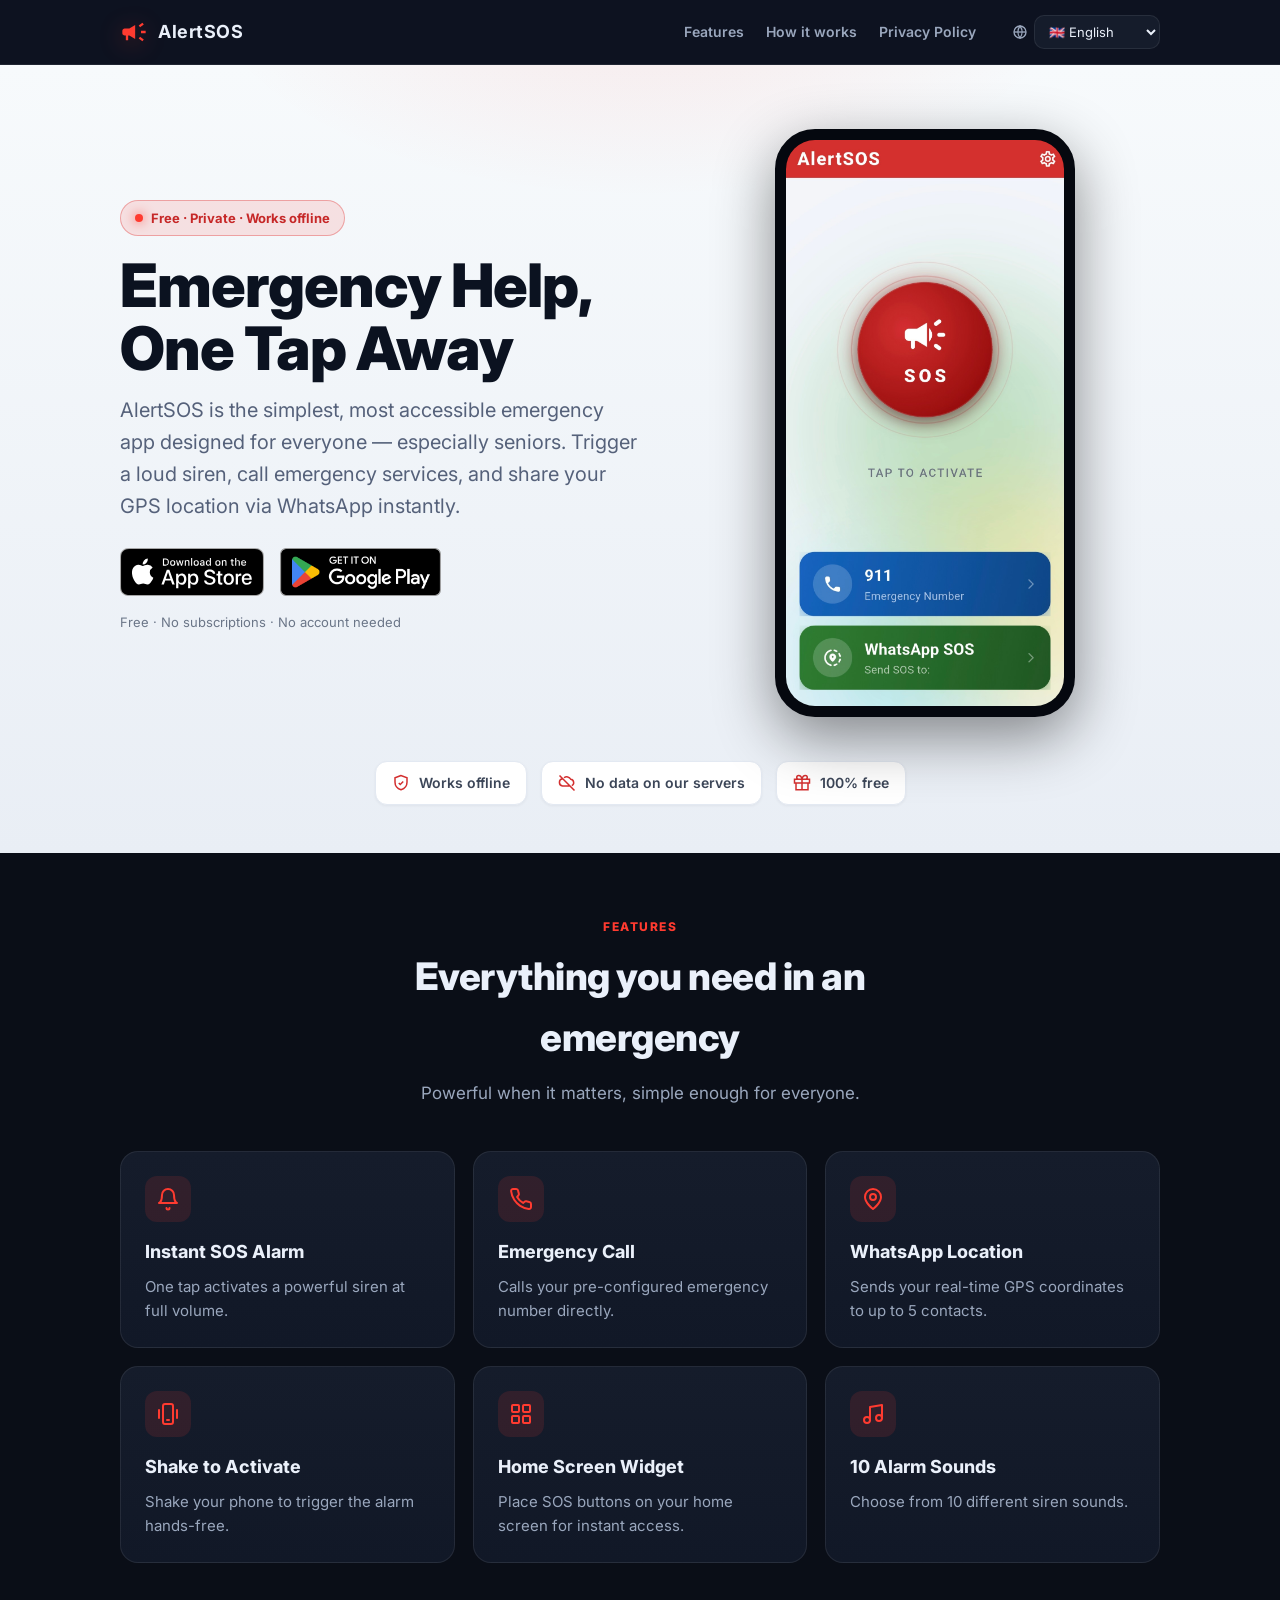
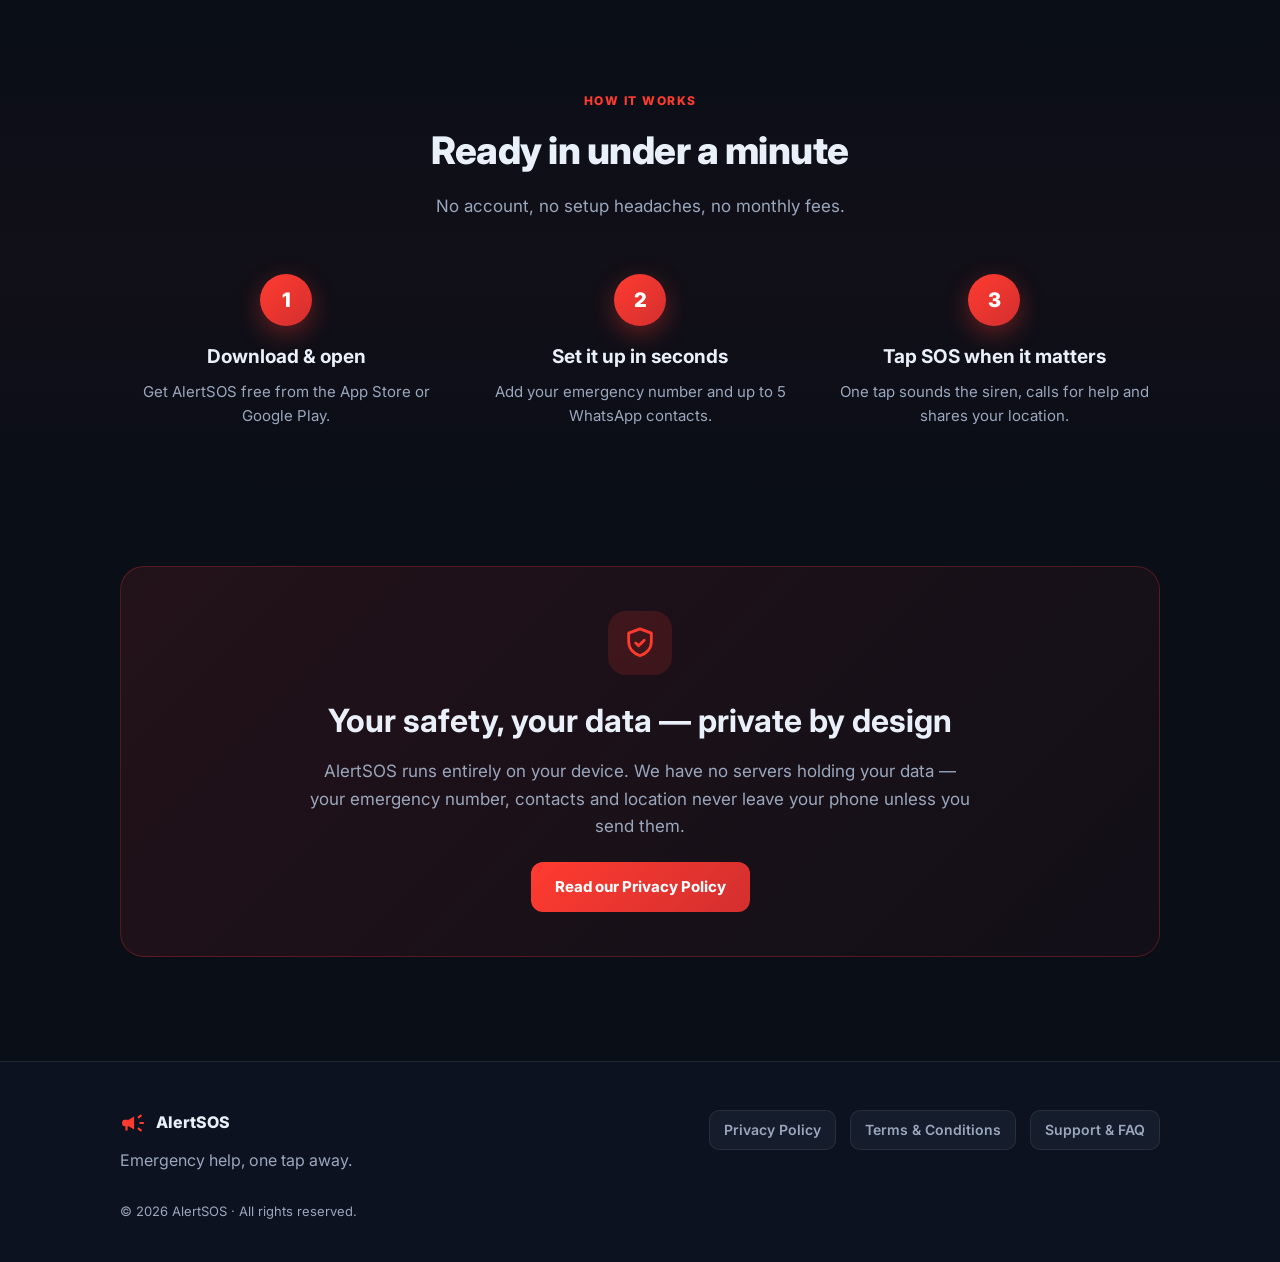
<file: index.html>
<!doctype html>
<html lang="en">
<head>
<meta charset="utf-8">
<meta name="viewport" content="width=device-width, initial-scale=1">
<title>AlertSOS — Emergency help, one tap away</title>
<meta name="description" content="AlertSOS turns your phone into an instant emergency tool: loud SOS siren, one-tap emergency call and live GPS location via WhatsApp. Free, private and works offline.">
<link rel="icon" type="image/png" href="favicon.png">
<link href="https://fonts.googleapis.com/css2?family=Inter:wght@400;600;700;800;900&family=Cairo:wght@400;700;900&display=swap" rel="stylesheet">
<link rel="stylesheet" href="styles.css">
</head>
<body>

<header class="site"><div class="wrap nav">
  <a class="logo" href="index.html">
    <svg viewBox="0 -960 960 960" fill="#FF3B30" aria-hidden="true"><path d="M720-440v-80h160v80H720Zm48 280-128-96 48-64 128 96-48 64Zm-80-480-48-64 128-96 48 64-128 96ZM200-200v-160h-40q-33 0-56.5-23.5T80-440v-80q0-33 23.5-56.5T160-600h160l200-120v480L320-360h-40v160h-80Zm380-280Z"/></svg>
    <b>AlertSOS</b>
  </a>
  <nav class="links">
    <a href="#features" data-i18n="navFeatures">Features</a>
    <a href="#how" data-i18n="navHow">How it works</a>
    <a href="privacy.html" data-i18n="footerPrivacy">Privacy</a>
  </nav>
  <div class="langbox">
    <svg viewBox="0 0 24 24" fill="none" stroke="currentColor" stroke-width="2"><circle cx="12" cy="12" r="9"/><path d="M3 12h18"/><path d="M12 3a15 15 0 0 1 0 18 15 15 0 0 1 0-18Z"/></svg>
    <select id="lang-selector" aria-label="Language">
      <option value="en">🇬🇧 English</option>
      <option value="es">🇪🇸 Español</option>
      <option value="fr">🇫🇷 Français</option>
      <option value="de">🇩🇪 Deutsch</option>
      <option value="it">🇮🇹 Italiano</option>
      <option value="pt">🇵🇹 Português</option>
      <option value="ru">🇷🇺 Русский</option>
      <option value="zh">🇨🇳 中文</option>
      <option value="ja">🇯🇵 日本語</option>
      <option value="ar">🇸🇦 العربية</option>
    </select>
  </div>
</div></header>

<main>
  <!-- HERO -->
  <section class="hero"><div class="wrap">
    <div class="hero-grid">
      <div class="hero-copy">
        <span class="badge"><span class="dot"></span><span data-i18n="heroBadge">Free · Private · Works offline</span></span>
        <h1 data-i18n="heroTitle">Emergency Help, One Tap Away</h1>
        <p class="sub" data-i18n="heroDesc">AlertSOS is the simplest, most accessible emergency app. Trigger a loud siren, make an emergency call, and send your GPS location via WhatsApp instantly.</p>
        <div class="cta-row">
          <a class="badge-link" href="https://apps.apple.com/es/app/alert-sos/id6778055286" target="_blank" rel="noopener" aria-label="Download on the App Store"><img src="assets/appstore.svg" alt="Download on the App Store"></a>
          <a class="badge-link" href="https://play.google.com/store/apps/details?id=com.alertsos.alert_sos" target="_blank" rel="noopener" aria-label="Get it on Google Play"><img src="assets/googleplay.png" alt="Get it on Google Play"></a>
        </div>
        <p class="note" data-i18n="heroNote">Free · No subscriptions · No account needed</p>
      </div>

      <!-- Mockup con slider de capturas -->
      <div class="hero-media">
        <div class="mock">
          <div class="glow"></div>
          <div class="phone"><div class="screen">
            <div class="slider">
              <img src="assets/screen-1.jpg" alt="AlertSOS home screen" loading="eager">
              <img src="assets/screen-2.jpg" alt="AlertSOS send SOS to contacts">
              <img src="assets/screen-3.jpg" alt="AlertSOS settings">
              <img src="assets/screen-4.jpg" alt="AlertSOS languages">
              <img src="assets/screen-1.jpg" alt="" aria-hidden="true">
            </div>
          </div></div>
        </div>
      </div>
    </div>

    <div class="trust">
      <span class="pill"><svg viewBox="0 0 24 24" fill="none" stroke="currentColor" stroke-width="2"><path d="M12 2 4 5v6c0 5 3.5 8.5 8 10 4.5-1.5 8-5 8-10V5l-8-3Z"/><path d="m9 12 2 2 4-4"/></svg><span data-i18n="trust1">Works offline</span></span>
      <span class="pill"><svg viewBox="0 0 24 24" fill="none" stroke="currentColor" stroke-width="2"><path d="m2 2 20 20M5.8 6.2A5 5 0 0 0 6 16h10M18.4 15.5A4.5 4.5 0 0 0 17 7a6 6 0 0 0-9-2"/></svg><span data-i18n="trust2">No data on our servers</span></span>
      <span class="pill"><svg viewBox="0 0 24 24" fill="none" stroke="currentColor" stroke-width="2"><path d="M20 12v9H4v-9M2 7h20v5H2zM12 22V7M12 7H7.5a2.5 2.5 0 0 1 0-5C11 2 12 7 12 7ZM12 7h4.5a2.5 2.5 0 0 0 0-5C13 2 12 7 12 7Z"/></svg><span data-i18n="trust3">100% free</span></span>
    </div>
  </div></section>

  <!-- FEATURES -->
  <section id="features"><div class="wrap">
    <div class="section-h">
      <div class="kicker" data-i18n="featKicker">Features</div>
      <h2 data-i18n="featTitle">Everything you need in an emergency</h2>
      <p data-i18n="featSub">Powerful when it matters, simple enough for everyone.</p>
    </div>
    <div class="grid">
      <div class="card"><div class="ic"><svg viewBox="0 0 24 24" fill="none" stroke="currentColor" stroke-width="2" stroke-linecap="round" stroke-linejoin="round"><path d="M6 8a6 6 0 0 1 12 0c0 7 3 8 3 8H3s3-1 3-8"/><path d="M10.5 21a1.5 1.5 0 0 0 3 0"/></svg></div><h3 data-i18n="feat1Title">Instant SOS Alarm</h3><p data-i18n="feat1Desc">One tap activates a powerful siren at full volume.</p></div>
      <div class="card"><div class="ic"><svg viewBox="0 0 24 24" fill="none" stroke="currentColor" stroke-width="2" stroke-linecap="round" stroke-linejoin="round"><path d="M22 16.9v3a2 2 0 0 1-2.2 2 19.8 19.8 0 0 1-8.6-3.1 19.5 19.5 0 0 1-6-6 19.8 19.8 0 0 1-3.1-8.6A2 2 0 0 1 4.1 2h3a2 2 0 0 1 2 1.7c.1.9.4 1.8.7 2.7a2 2 0 0 1-.5 2.1L8.1 9.9a16 16 0 0 0 6 6l1.4-1.2a2 2 0 0 1 2.1-.4c.9.3 1.8.6 2.7.7a2 2 0 0 1 1.7 2Z"/></svg></div><h3 data-i18n="feat2Title">Emergency Call</h3><p data-i18n="feat2Desc">Calls your pre-configured emergency number directly.</p></div>
      <div class="card"><div class="ic"><svg viewBox="0 0 24 24" fill="none" stroke="currentColor" stroke-width="2" stroke-linecap="round" stroke-linejoin="round"><path d="M20 10c0 6-8 12-8 12s-8-6-8-12a8 8 0 0 1 16 0Z"/><circle cx="12" cy="10" r="3"/></svg></div><h3 data-i18n="feat3Title">WhatsApp Location</h3><p data-i18n="feat3Desc">Sends your real-time GPS coordinates to up to 5 contacts.</p></div>
      <div class="card"><div class="ic"><svg viewBox="0 0 24 24" fill="none" stroke="currentColor" stroke-width="2" stroke-linecap="round" stroke-linejoin="round"><rect x="7" y="2" width="10" height="20" rx="2"/><line x1="11" y1="18" x2="13" y2="18"/><path d="M3 8v8M21 8v8"/></svg></div><h3 data-i18n="feat4Title">Shake to Activate</h3><p data-i18n="feat4Desc">Shake your phone to trigger the alarm hands-free.</p></div>
      <div class="card"><div class="ic"><svg viewBox="0 0 24 24" fill="none" stroke="currentColor" stroke-width="2" stroke-linecap="round" stroke-linejoin="round"><rect x="3" y="3" width="7" height="7" rx="1"/><rect x="14" y="3" width="7" height="7" rx="1"/><rect x="14" y="14" width="7" height="7" rx="1"/><rect x="3" y="14" width="7" height="7" rx="1"/></svg></div><h3 data-i18n="feat5Title">Home Screen Widget</h3><p data-i18n="feat5Desc">Place SOS buttons on your home screen for instant access.</p></div>
      <div class="card"><div class="ic"><svg viewBox="0 0 24 24" fill="none" stroke="currentColor" stroke-width="2" stroke-linecap="round" stroke-linejoin="round"><path d="M9 18V5l12-2v13"/><circle cx="6" cy="18" r="3"/><circle cx="18" cy="16" r="3"/></svg></div><h3 data-i18n="feat6Title">10 Alarm Sounds</h3><p data-i18n="feat6Desc">Choose from 10 different siren sounds.</p></div>
    </div>
  </div></section>

  <!-- HOW IT WORKS -->
  <section id="how" style="background:linear-gradient(180deg,transparent,rgba(255,59,48,.03),transparent)"><div class="wrap">
    <div class="section-h">
      <div class="kicker" data-i18n="howKicker">How it works</div>
      <h2 data-i18n="howTitle">Ready in under a minute</h2>
      <p data-i18n="howSub">No account, no setup headaches, no monthly fees.</p>
    </div>
    <div class="steps">
      <div class="step"><div class="num">1</div><h3 data-i18n="step1Title">Download &amp; open</h3><p data-i18n="step1Desc">Get AlertSOS free from the App Store or Google Play.</p></div>
      <div class="step"><div class="num">2</div><h3 data-i18n="step2Title">Set it up in seconds</h3><p data-i18n="step2Desc">Add your emergency number and up to 5 WhatsApp contacts.</p></div>
      <div class="step"><div class="num">3</div><h3 data-i18n="step3Title">Tap SOS when it matters</h3><p data-i18n="step3Desc">One tap sounds the siren, calls for help and shares your location.</p></div>
    </div>
  </div></section>

  <!-- PRIVACY TEASER -->
  <section><div class="wrap">
    <div class="privacy-teaser">
      <div class="ic"><svg viewBox="0 0 24 24" fill="none" stroke="currentColor" stroke-width="2" stroke-linecap="round" stroke-linejoin="round"><path d="M12 2 4 5v6c0 5 3.5 8.5 8 10 4.5-1.5 8-5 8-10V5l-8-3Z"/><path d="m9 12 2 2 4-4"/></svg></div>
      <h2 data-i18n="ptTitle">Your safety, your data — private by design</h2>
      <p data-i18n="ptBody">AlertSOS runs entirely on your device. We have no servers holding your data — your emergency number, contacts and location never leave your phone unless you send them.</p>
      <a class="btn" href="privacy.html"><span data-i18n="ptCta">Read our Privacy Policy</span></a>
    </div>
  </div></section>
</main>

<footer class="site"><div class="wrap">
  <div class="foot">
    <div>
      <div class="brand"><svg viewBox="0 -960 960 960" fill="#FF3B30" aria-hidden="true"><path d="M720-440v-80h160v80H720Zm48 280-128-96 48-64 128 96-48 64Zm-80-480-48-64 128-96 48 64-128 96ZM200-200v-160h-40q-33 0-56.5-23.5T80-440v-80q0-33 23.5-56.5T160-600h160l200-120v480L320-360h-40v160h-80Zm380-280Z"/></svg><span>AlertSOS</span></div>
      <p style="color:var(--muted);max-width:34ch;margin:12px 0 0" data-i18n="footerTagline">Emergency help, one tap away.</p>
    </div>
    <div class="links">
      <a href="privacy.html" data-i18n="footerPrivacy">Privacy Policy</a>
      <a href="terms.html" data-i18n="footerTerms">Terms &amp; Conditions</a>
      <a href="support.html" data-i18n="footerSupport">Support</a>
    </div>
  </div>
  <div class="foot-bottom">
    <span>© <span data-year>2026</span> AlertSOS · <span data-i18n="footerRightsShort">All rights reserved.</span></span>
  </div>
</div></footer>

<script src="script.js"></script>
</body>
</html>
</file>
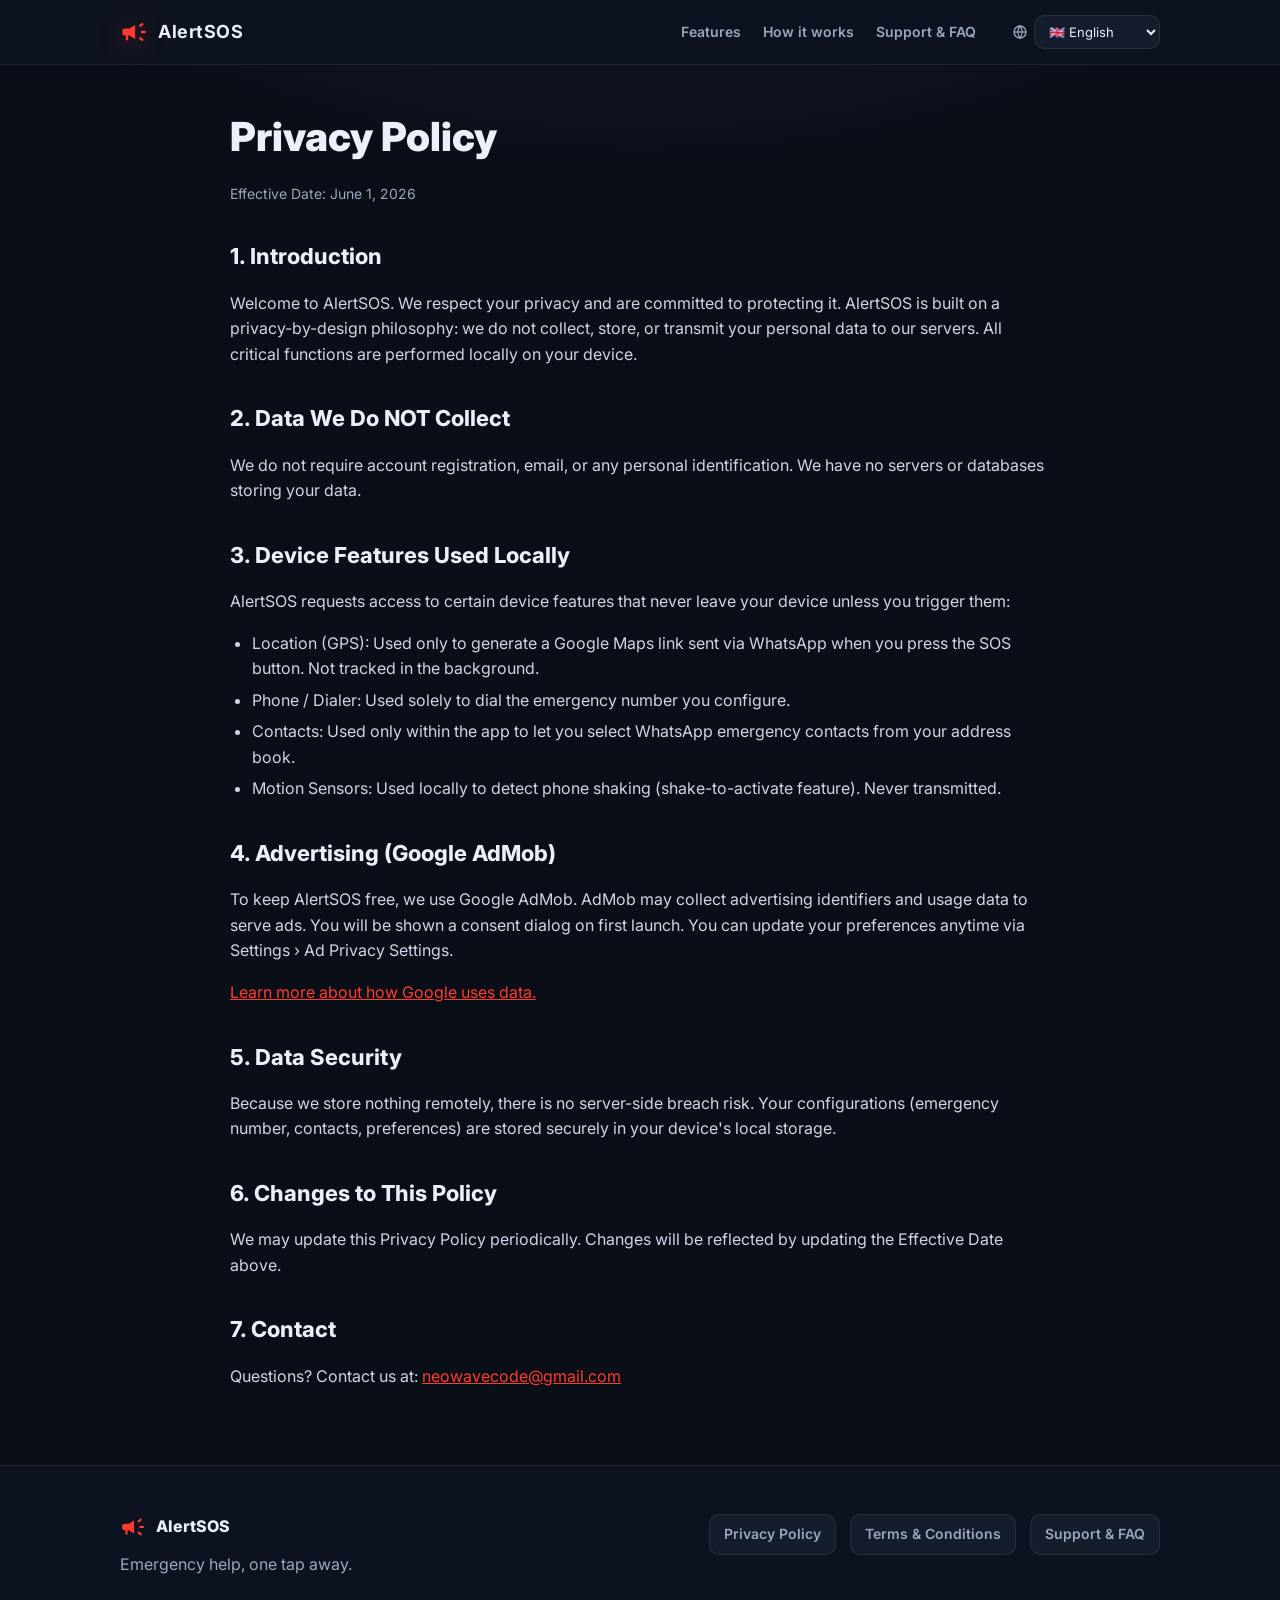
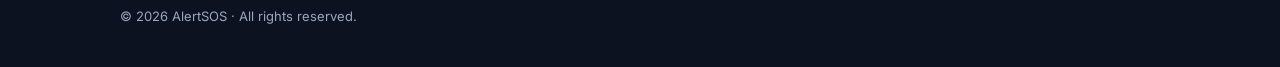
<file: privacy.html>
<!doctype html>
<html lang="en">
<head>
<meta charset="utf-8">
<meta name="viewport" content="width=device-width, initial-scale=1">
<title>Privacy Policy — AlertSOS</title>
<link rel="icon" type="image/png" href="favicon.png">
<link href="https://fonts.googleapis.com/css2?family=Inter:wght@400;600;700;800;900&family=Cairo:wght@400;700;900&display=swap" rel="stylesheet">
<link rel="stylesheet" href="styles.css">
</head>
<body>

<header class="site"><div class="wrap nav">
  <a class="logo" href="index.html">
    <svg viewBox="0 -960 960 960" fill="#FF3B30" aria-hidden="true"><path d="M720-440v-80h160v80H720Zm48 280-128-96 48-64 128 96-48 64Zm-80-480-48-64 128-96 48 64-128 96ZM200-200v-160h-40q-33 0-56.5-23.5T80-440v-80q0-33 23.5-56.5T160-600h160l200-120v480L320-360h-40v160h-80Zm380-280Z"/></svg>
    <b>AlertSOS</b>
  </a>
  <nav class="links">
    <a href="index.html#features" data-i18n="navFeatures">Features</a>
    <a href="index.html#how" data-i18n="navHow">How it works</a>
    <a href="support.html" data-i18n="footerSupport">Support</a>
  </nav>
  <div class="langbox">
    <svg viewBox="0 0 24 24" fill="none" stroke="currentColor" stroke-width="2"><circle cx="12" cy="12" r="9"/><path d="M3 12h18"/><path d="M12 3a15 15 0 0 1 0 18 15 15 0 0 1 0-18Z"/></svg>
    <select id="lang-selector" aria-label="Language">
      <option value="en">🇬🇧 English</option>
      <option value="es">🇪🇸 Español</option>
      <option value="fr">🇫🇷 Français</option>
      <option value="de">🇩🇪 Deutsch</option>
      <option value="it">🇮🇹 Italiano</option>
      <option value="pt">🇵🇹 Português</option>
      <option value="ru">🇷🇺 Русский</option>
      <option value="zh">🇨🇳 中文</option>
      <option value="ja">🇯🇵 日本語</option>
      <option value="ar">🇸🇦 العربية</option>
    </select>
  </div>
</div></header>

<main><div class="wrap">
  <article class="doc">
    <h1 data-i18n="privTitle">Privacy Policy</h1>
    <p class="updated" data-i18n="privEffective">Effective Date: June 1, 2026</p>

    <h2 data-i18n="priv1Title">1. Introduction</h2>
    <p data-i18n="priv1Body"></p>

    <h2 data-i18n="priv2Title">2. Data We Do NOT Collect</h2>
    <p data-i18n="priv2Body"></p>

    <h2 data-i18n="priv3Title">3. Device Features Used Locally</h2>
    <p data-i18n="priv3Body"></p>
    <ul>
      <li data-i18n="priv3Li1"></li>
      <li data-i18n="priv3Li2"></li>
      <li data-i18n="priv3Li3"></li>
      <li data-i18n="priv3Li4"></li>
    </ul>

    <h2 data-i18n="priv4Title">4. Advertising (Google AdMob)</h2>
    <p data-i18n="priv4Body"></p>
    <p><a href="https://policies.google.com/technologies/partner-sites" target="_blank" rel="noopener" data-i18n="priv4Link">Learn more about how Google uses data.</a></p>

    <h2 data-i18n="priv5Title">5. Data Security</h2>
    <p data-i18n="priv5Body"></p>

    <h2 data-i18n="priv6Title">6. Changes to This Policy</h2>
    <p data-i18n="priv6Body"></p>

    <h2 data-i18n="priv7Title">7. Contact</h2>
    <p><span data-i18n="priv7Body">Questions? Contact us at:</span> <a href="mailto:neowavecode@gmail.com">neowavecode@gmail.com</a></p>
  </article>
</div></main>

<footer class="site"><div class="wrap">
  <div class="foot">
    <div>
      <div class="brand"><svg viewBox="0 -960 960 960" fill="#FF3B30" aria-hidden="true"><path d="M720-440v-80h160v80H720Zm48 280-128-96 48-64 128 96-48 64Zm-80-480-48-64 128-96 48 64-128 96ZM200-200v-160h-40q-33 0-56.5-23.5T80-440v-80q0-33 23.5-56.5T160-600h160l200-120v480L320-360h-40v160h-80Zm380-280Z"/></svg><span>AlertSOS</span></div>
      <p style="color:var(--muted);max-width:34ch;margin:12px 0 0" data-i18n="footerTagline">Emergency help, one tap away.</p>
    </div>
    <div class="links">
      <a href="privacy.html" data-i18n="footerPrivacy">Privacy Policy</a>
      <a href="terms.html" data-i18n="footerTerms">Terms &amp; Conditions</a>
      <a href="support.html" data-i18n="footerSupport">Support</a>
    </div>
  </div>
  <div class="foot-bottom">
    <span>© <span data-year>2026</span> AlertSOS · <span data-i18n="footerRightsShort">All rights reserved.</span></span>
  </div>
</div></footer>

<script src="script.js"></script>
</body>
</html>
</file>
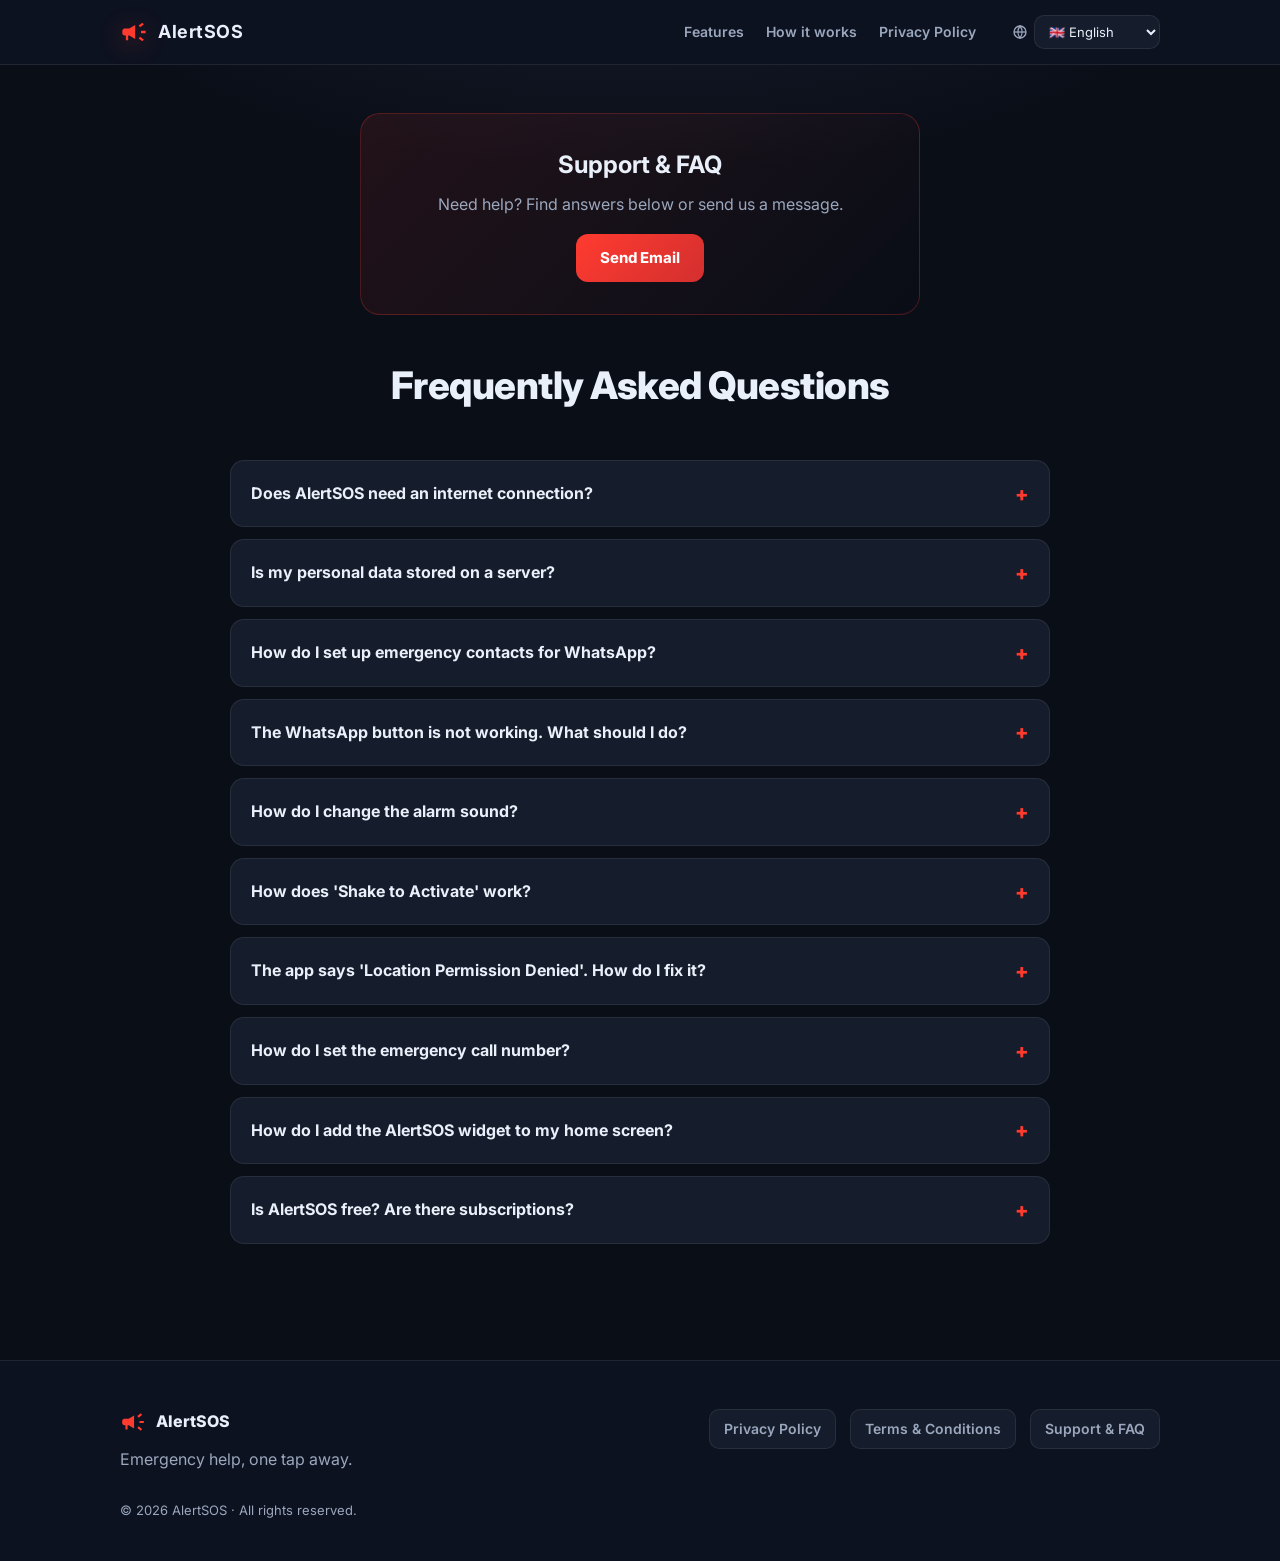
<file: support.html>
<!doctype html>
<html lang="en">
<head>
<meta charset="utf-8">
<meta name="viewport" content="width=device-width, initial-scale=1">
<title>Support &amp; FAQ — AlertSOS</title>
<link rel="icon" type="image/png" href="favicon.png">
<link href="https://fonts.googleapis.com/css2?family=Inter:wght@400;600;700;800;900&family=Cairo:wght@400;700;900&display=swap" rel="stylesheet">
<link rel="stylesheet" href="styles.css">
</head>
<body>

<header class="site"><div class="wrap nav">
  <a class="logo" href="index.html">
    <svg viewBox="0 -960 960 960" fill="#FF3B30" aria-hidden="true"><path d="M720-440v-80h160v80H720Zm48 280-128-96 48-64 128 96-48 64Zm-80-480-48-64 128-96 48 64-128 96ZM200-200v-160h-40q-33 0-56.5-23.5T80-440v-80q0-33 23.5-56.5T160-600h160l200-120v480L320-360h-40v160h-80Zm380-280Z"/></svg>
    <b>AlertSOS</b>
  </a>
  <nav class="links">
    <a href="index.html#features" data-i18n="navFeatures">Features</a>
    <a href="index.html#how" data-i18n="navHow">How it works</a>
    <a href="privacy.html" data-i18n="footerPrivacy">Privacy</a>
  </nav>
  <div class="langbox">
    <svg viewBox="0 0 24 24" fill="none" stroke="currentColor" stroke-width="2"><circle cx="12" cy="12" r="9"/><path d="M3 12h18"/><path d="M12 3a15 15 0 0 1 0 18 15 15 0 0 1 0-18Z"/></svg>
    <select id="lang-selector" aria-label="Language">
      <option value="en">🇬🇧 English</option>
      <option value="es">🇪🇸 Español</option>
      <option value="fr">🇫🇷 Français</option>
      <option value="de">🇩🇪 Deutsch</option>
      <option value="it">🇮🇹 Italiano</option>
      <option value="pt">🇵🇹 Português</option>
      <option value="ru">🇷🇺 Русский</option>
      <option value="zh">🇨🇳 中文</option>
      <option value="ja">🇯🇵 日本語</option>
      <option value="ar">🇸🇦 العربية</option>
    </select>
  </div>
</div></header>

<main><div class="wrap">
  <section style="padding-top:48px">
    <div class="contact-card">
      <h2 data-i18n="supportTitle">Support &amp; FAQ</h2>
      <p data-i18n="supportDesc">Need help? Find answers below or send us a message.</p>
      <a href="mailto:neowavecode@gmail.com" class="mail" data-i18n="supportBtn">Send Email</a>
    </div>

    <div class="section-h"><h2 data-i18n="faqTitle">Frequently Asked Questions</h2></div>

    <div class="faq">
      <details>
        <summary data-i18n="faq1q">Does AlertSOS need an internet connection?</summary>
        <p data-i18n="faq1a"></p>
      </details>
      <details>
        <summary data-i18n="faq2q">Is my personal data stored on a server?</summary>
        <p data-i18n="faq2a"></p>
      </details>
      <details>
        <summary data-i18n="faq3q">How do I set up emergency contacts for WhatsApp?</summary>
        <p data-i18n="faq3a"></p>
      </details>
      <details>
        <summary data-i18n="faq4q">The WhatsApp button is not working. What should I do?</summary>
        <p data-i18n="faq4a"></p>
      </details>
      <details>
        <summary data-i18n="faq5q">How do I change the alarm sound?</summary>
        <p data-i18n="faq5a"></p>
      </details>
      <details>
        <summary data-i18n="faq6q">How does 'Shake to Activate' work?</summary>
        <p data-i18n="faq6a"></p>
      </details>
      <details>
        <summary data-i18n="faq7q">The app says 'Location Permission Denied'. How do I fix it?</summary>
        <p data-i18n="faq7a"></p>
      </details>
      <details>
        <summary data-i18n="faq8q">How do I set the emergency call number?</summary>
        <p data-i18n="faq8a"></p>
      </details>
      <details>
        <summary data-i18n="faq9q">How do I add the AlertSOS widget to my home screen?</summary>
        <p data-i18n="faq9a"></p>
      </details>
      <details>
        <summary data-i18n="faq10q">Is AlertSOS free? Are there subscriptions?</summary>
        <p data-i18n="faq10a"></p>
      </details>
    </div>
  </section>
</div></main>

<footer class="site"><div class="wrap">
  <div class="foot">
    <div>
      <div class="brand"><svg viewBox="0 -960 960 960" fill="#FF3B30" aria-hidden="true"><path d="M720-440v-80h160v80H720Zm48 280-128-96 48-64 128 96-48 64Zm-80-480-48-64 128-96 48 64-128 96ZM200-200v-160h-40q-33 0-56.5-23.5T80-440v-80q0-33 23.5-56.5T160-600h160l200-120v480L320-360h-40v160h-80Zm380-280Z"/></svg><span>AlertSOS</span></div>
      <p style="color:var(--muted);max-width:34ch;margin:12px 0 0" data-i18n="footerTagline">Emergency help, one tap away.</p>
    </div>
    <div class="links">
      <a href="privacy.html" data-i18n="footerPrivacy">Privacy Policy</a>
      <a href="terms.html" data-i18n="footerTerms">Terms &amp; Conditions</a>
      <a href="support.html" data-i18n="footerSupport">Support</a>
    </div>
  </div>
  <div class="foot-bottom">
    <span>© <span data-year>2026</span> AlertSOS · <span data-i18n="footerRightsShort">All rights reserved.</span></span>
  </div>
</div></footer>

<script src="script.js"></script>
</body>
</html>
</file>
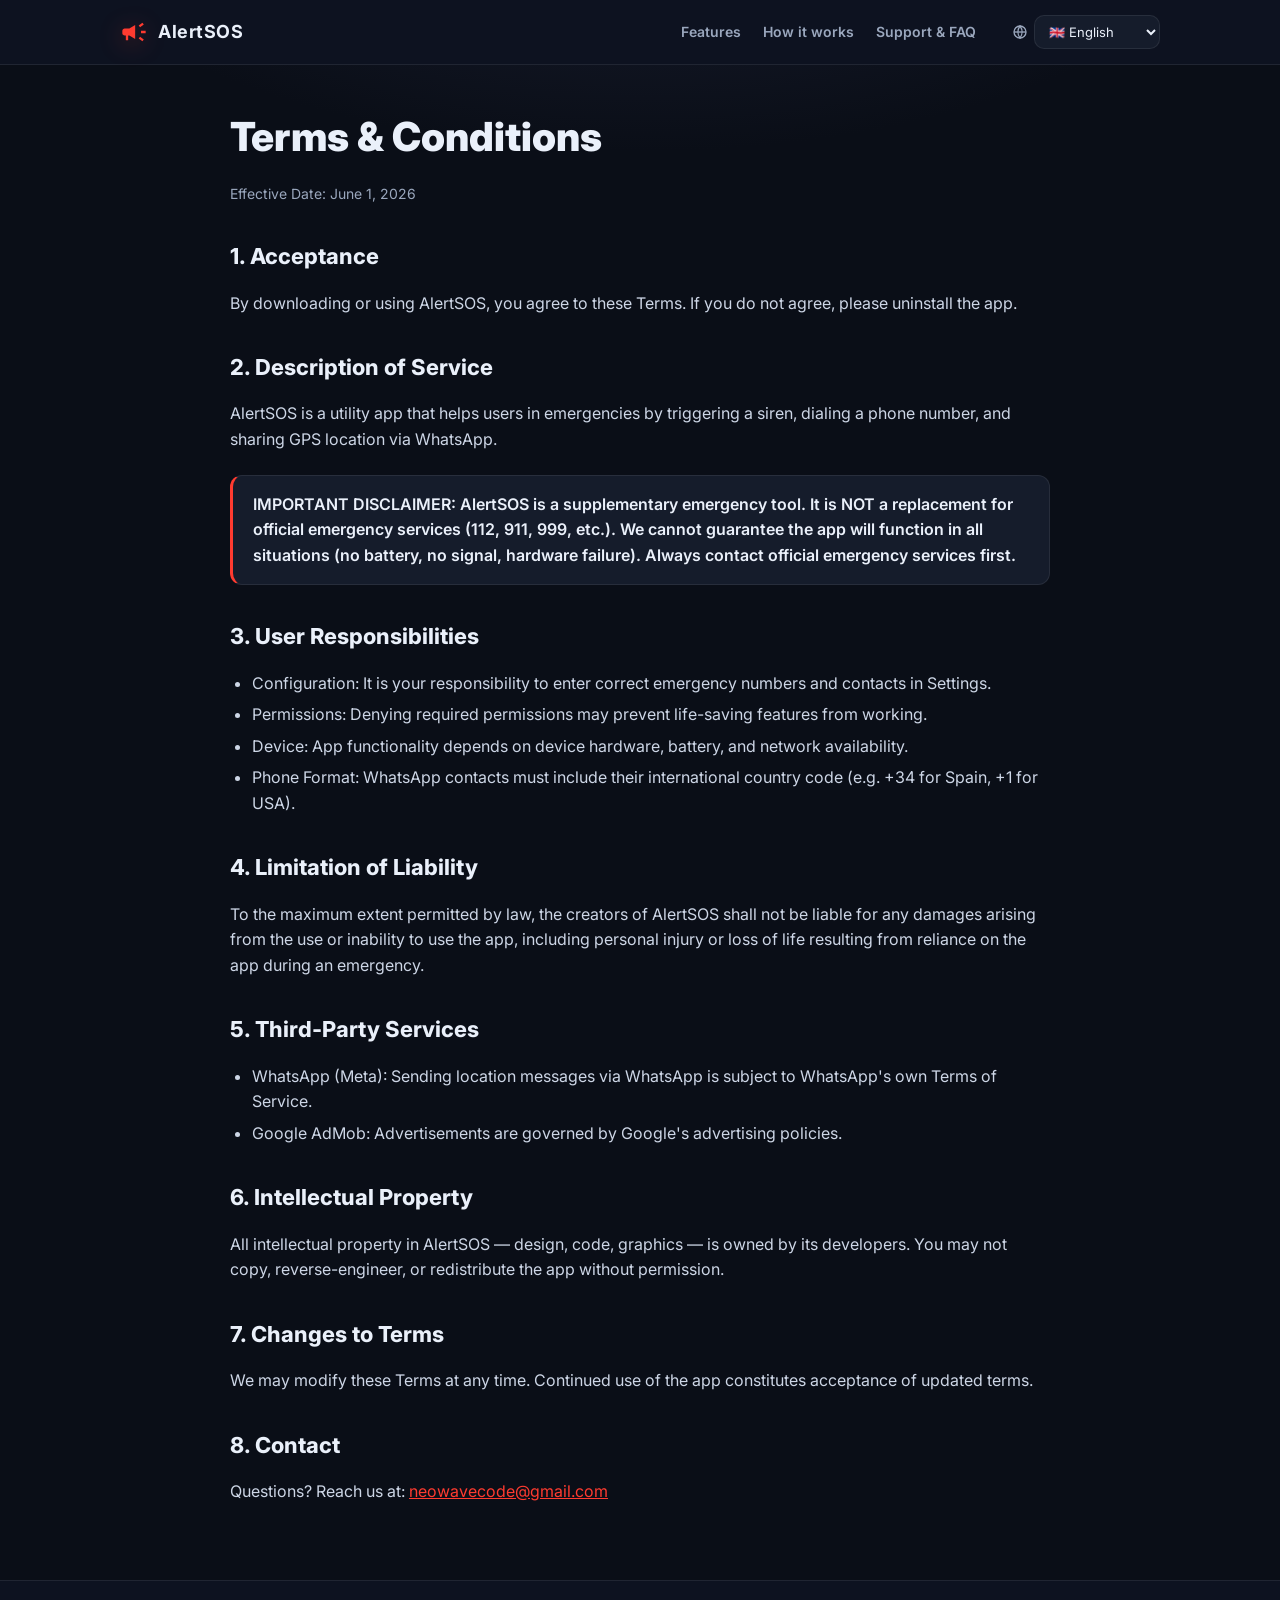
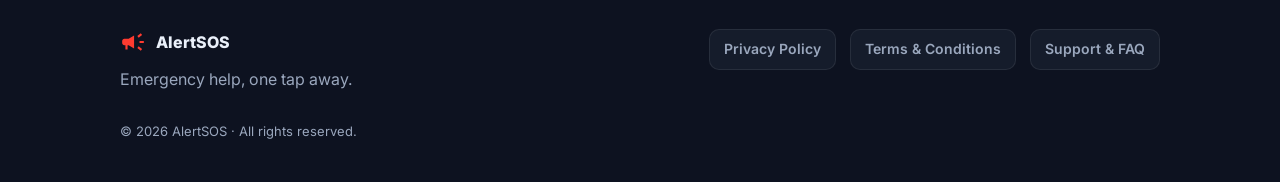
<file: terms.html>
<!doctype html>
<html lang="en">
<head>
<meta charset="utf-8">
<meta name="viewport" content="width=device-width, initial-scale=1">
<title>Terms &amp; Conditions — AlertSOS</title>
<link rel="icon" type="image/png" href="favicon.png">
<link href="https://fonts.googleapis.com/css2?family=Inter:wght@400;600;700;800;900&family=Cairo:wght@400;700;900&display=swap" rel="stylesheet">
<link rel="stylesheet" href="styles.css">
</head>
<body>

<header class="site"><div class="wrap nav">
  <a class="logo" href="index.html">
    <svg viewBox="0 -960 960 960" fill="#FF3B30" aria-hidden="true"><path d="M720-440v-80h160v80H720Zm48 280-128-96 48-64 128 96-48 64Zm-80-480-48-64 128-96 48 64-128 96ZM200-200v-160h-40q-33 0-56.5-23.5T80-440v-80q0-33 23.5-56.5T160-600h160l200-120v480L320-360h-40v160h-80Zm380-280Z"/></svg>
    <b>AlertSOS</b>
  </a>
  <nav class="links">
    <a href="index.html#features" data-i18n="navFeatures">Features</a>
    <a href="index.html#how" data-i18n="navHow">How it works</a>
    <a href="support.html" data-i18n="footerSupport">Support</a>
  </nav>
  <div class="langbox">
    <svg viewBox="0 0 24 24" fill="none" stroke="currentColor" stroke-width="2"><circle cx="12" cy="12" r="9"/><path d="M3 12h18"/><path d="M12 3a15 15 0 0 1 0 18 15 15 0 0 1 0-18Z"/></svg>
    <select id="lang-selector" aria-label="Language">
      <option value="en">🇬🇧 English</option>
      <option value="es">🇪🇸 Español</option>
      <option value="fr">🇫🇷 Français</option>
      <option value="de">🇩🇪 Deutsch</option>
      <option value="it">🇮🇹 Italiano</option>
      <option value="pt">🇵🇹 Português</option>
      <option value="ru">🇷🇺 Русский</option>
      <option value="zh">🇨🇳 中文</option>
      <option value="ja">🇯🇵 日本語</option>
      <option value="ar">🇸🇦 العربية</option>
    </select>
  </div>
</div></header>

<main><div class="wrap">
  <article class="doc">
    <h1 data-i18n="termsTitle">Terms &amp; Conditions</h1>
    <p class="updated" data-i18n="termsEffective">Effective Date: June 1, 2026</p>

    <h2 data-i18n="terms1Title">1. Acceptance</h2>
    <p data-i18n="terms1Body"></p>

    <h2 data-i18n="terms2Title">2. Description of Service</h2>
    <p data-i18n="terms2Body"></p>
    <div class="callout"><p data-i18n="terms2Disclaimer"></p></div>

    <h2 data-i18n="terms3Title">3. User Responsibilities</h2>
    <ul>
      <li data-i18n="terms3Li1"></li>
      <li data-i18n="terms3Li2"></li>
      <li data-i18n="terms3Li3"></li>
      <li data-i18n="terms3Li4"></li>
    </ul>

    <h2 data-i18n="terms4Title">4. Limitation of Liability</h2>
    <p data-i18n="terms4Body"></p>

    <h2 data-i18n="terms5Title">5. Third-Party Services</h2>
    <ul>
      <li data-i18n="terms5Li1"></li>
      <li data-i18n="terms5Li2"></li>
    </ul>

    <h2 data-i18n="terms6Title">6. Intellectual Property</h2>
    <p data-i18n="terms6Body"></p>

    <h2 data-i18n="terms7Title">7. Changes to Terms</h2>
    <p data-i18n="terms7Body"></p>

    <h2 data-i18n="terms8Title">8. Contact</h2>
    <p><span data-i18n="terms8Body">Questions? Reach us at:</span> <a href="mailto:neowavecode@gmail.com">neowavecode@gmail.com</a></p>
  </article>
</div></main>

<footer class="site"><div class="wrap">
  <div class="foot">
    <div>
      <div class="brand"><svg viewBox="0 -960 960 960" fill="#FF3B30" aria-hidden="true"><path d="M720-440v-80h160v80H720Zm48 280-128-96 48-64 128 96-48 64Zm-80-480-48-64 128-96 48 64-128 96ZM200-200v-160h-40q-33 0-56.5-23.5T80-440v-80q0-33 23.5-56.5T160-600h160l200-120v480L320-360h-40v160h-80Zm380-280Z"/></svg><span>AlertSOS</span></div>
      <p style="color:var(--muted);max-width:34ch;margin:12px 0 0" data-i18n="footerTagline">Emergency help, one tap away.</p>
    </div>
    <div class="links">
      <a href="privacy.html" data-i18n="footerPrivacy">Privacy Policy</a>
      <a href="terms.html" data-i18n="footerTerms">Terms &amp; Conditions</a>
      <a href="support.html" data-i18n="footerSupport">Support</a>
    </div>
  </div>
  <div class="foot-bottom">
    <span>© <span data-year>2026</span> AlertSOS · <span data-i18n="footerRightsShort">All rights reserved.</span></span>
  </div>
</div></footer>

<script src="script.js"></script>
</body>
</html>
</file>
<file: styles.css>
/* AlertSOS — sitio web (GitHub Pages). Tema oscuro premium, rojo de marca.
   Estructura y estética basadas en un diseño premium; adaptadas a AlertSOS. */
:root{
  --bg:#0A0E17;
  --bg-2:#0D1220;
  --panel:#151C2B;
  --panel-2:#111827;
  --line:rgba(255,255,255,.08);
  --text:#EAF0FA;
  --muted:#9AA7BD;
  --brand:#FF3B30;
  --brand-2:#D32F2F;
  --brand-ink:#ffffff;
  --radius:18px;
  --maxw:1080px;
  --shadow:0 20px 60px rgba(0,0,0,.45);
  --font:'Inter',-apple-system,BlinkMacSystemFont,"Segoe UI",Roboto,Helvetica,Arial,"Noto Sans",sans-serif;
}
*{box-sizing:border-box}
html{scroll-behavior:smooth}
body{
  margin:0;background:radial-gradient(1200px 600px at 50% -10%,#1c2135 0%,var(--bg) 55%);
  color:var(--text);font-family:var(--font);line-height:1.6;-webkit-font-smoothing:antialiased;
}
a{color:inherit;text-decoration:none}
img{max-width:100%}
.wrap{max-width:var(--maxw);margin:0 auto;padding:0 20px}

/* Header */
header.site{position:sticky;top:0;z-index:50;backdrop-filter:blur(12px);
  background:var(--bg-2);border-bottom:1px solid var(--line)}
.nav{display:flex;align-items:center;gap:18px;height:64px}
.logo{display:flex;align-items:center;gap:10px;font-weight:800;letter-spacing:.5px}
.logo svg{width:28px;height:28px;filter:drop-shadow(0 4px 12px rgba(255,59,48,.4))}
.logo b{font-size:18px}
.nav .links{display:flex;gap:22px;margin-left:auto}
.nav .links a{color:var(--muted);font-size:14px;font-weight:600}
.nav .links a:hover{color:var(--text)}
.langbox{display:flex;align-items:center;gap:6px;margin-left:18px}
.langbox svg{width:16px;height:16px;color:var(--muted)}
select#lang-selector{background:var(--panel);color:var(--text);border:1px solid var(--line);
  border-radius:10px;padding:7px 10px;font-size:13px;font-family:inherit;cursor:pointer}

/* Hero */
.hero{padding:70px 0 40px;text-align:center}
.badge{display:inline-flex;align-items:center;gap:8px;padding:7px 14px;border:1px solid var(--line);
  border-radius:999px;background:rgba(255,59,48,.08);color:var(--brand);font-size:13px;font-weight:700}
.badge .dot{width:8px;height:8px;border-radius:50%;background:var(--brand);box-shadow:0 0 12px var(--brand)}
.hero h1{font-size:clamp(34px,6vw,60px);line-height:1.05;margin:22px auto 14px;max-width:14ch;font-weight:850;letter-spacing:-1px}
.hero p.sub{color:var(--muted);font-size:clamp(16px,2.2vw,20px);max-width:56ch;margin:0 auto 26px}
.cta-row{display:flex;gap:16px;justify-content:center;flex-wrap:wrap;align-items:center}
.badge-link{display:inline-flex;transition:transform .15s ease,filter .15s ease}
.badge-link:hover{transform:translateY(-2px);filter:brightness(1.08)}
/* Ambos badges recortados a ras → mismo alto = misma altura visual. */
.badge-link img{width:auto;display:block;height:48px}
.hero .note{margin-top:16px;color:var(--muted);font-size:13px}
/* Desktop: hero a dos columnas (texto+botones a la izquierda, móvil a la derecha). */
@media (min-width:861px){
  .hero{padding:64px 0 40px}
  .hero-grid{display:grid;grid-template-columns:1.05fr .95fr;align-items:center;gap:52px;text-align:left}
  .hero-copy h1{margin:18px 0 14px;max-width:15ch}
  .hero-copy .sub{margin:0 0 26px;max-width:50ch}
  .hero-copy .cta-row{justify-content:flex-start}
  .hero-media .mock{margin:0 auto;width:300px}
}

/* Hero mockup + slider de capturas */
.mock{margin:48px auto 0;width:264px;max-width:80%;position:relative}
.phone{border-radius:40px;background:#05080f;border:11px solid #05080f;
  box-shadow:var(--shadow);padding:0;overflow:hidden;position:relative}
/* Ratio exacto de las capturas (983x2000) para que se vean completas, sin recorte lateral. */
.phone .screen{aspect-ratio:983/2000;width:100%;background:#000;position:relative;overflow:hidden}
.slider{position:absolute;inset:0;display:flex;width:500%;animation:slide 22s infinite}
.slider img{width:20%;height:100%;object-fit:cover}
@keyframes slide{
  0%,   16%  {transform:translateX(0)}
  20%,  36%  {transform:translateX(-20%)}
  40%,  56%  {transform:translateX(-40%)}
  60%,  76%  {transform:translateX(-60%)}
  80%,  100% {transform:translateX(-80%)}
}
@media (prefers-reduced-motion: reduce){ .slider{animation:none} }
.glow{position:absolute;inset:-12% -16%;z-index:-1;filter:blur(30px);
  background:radial-gradient(50% 46% at 50% 46%,rgba(255,59,48,.40),rgba(255,59,48,.14) 46%,transparent 72%)}

/* Trust strip */
.trust{display:flex;gap:14px;justify-content:center;flex-wrap:wrap;margin:44px 0 8px}
.trust .pill{display:flex;align-items:center;gap:9px;color:var(--muted);font-size:14px;font-weight:600;
  background:var(--panel);border:1px solid var(--line);padding:10px 16px;border-radius:12px}
.trust .pill svg{width:18px;height:18px;color:var(--brand)}

/* Sections */
section{padding:64px 0}
.section-h{text-align:center;max-width:60ch;margin:0 auto 44px}
.section-h h2{font-size:clamp(26px,4vw,38px);margin:0 0 12px;font-weight:820;letter-spacing:-.5px}
.section-h p{color:var(--muted);margin:0;font-size:17px}
.kicker{color:var(--brand);font-weight:800;letter-spacing:1.5px;text-transform:uppercase;font-size:12px;margin-bottom:10px}

/* Features grid */
.grid{display:grid;grid-template-columns:repeat(auto-fit,minmax(280px,1fr));gap:18px}
.card{background:linear-gradient(180deg,var(--panel),var(--panel-2));border:1px solid var(--line);
  border-radius:var(--radius);padding:24px;transition:transform .2s,border-color .2s}
.card:hover{transform:translateY(-4px);border-color:rgba(255,59,48,.35)}
.card .ic{width:46px;height:46px;border-radius:12px;display:flex;align-items:center;justify-content:center;
  background:rgba(255,59,48,.12);margin-bottom:16px}
.card .ic svg{width:24px;height:24px;color:var(--brand)}
.card h3{margin:0 0 8px;font-size:18px;font-weight:750}
.card p{margin:0;color:var(--muted);font-size:15px}

/* How it works */
.steps{display:grid;grid-template-columns:repeat(auto-fit,minmax(240px,1fr));gap:22px}
.step{text-align:center;padding:10px}
.step .num{width:52px;height:52px;border-radius:50%;margin:0 auto 16px;display:flex;align-items:center;justify-content:center;
  font-weight:850;font-size:20px;color:var(--brand-ink);background:linear-gradient(135deg,var(--brand),var(--brand-2));
  box-shadow:0 8px 24px rgba(255,59,48,.35)}
.step h3{margin:0 0 8px;font-size:19px}
.step p{margin:0;color:var(--muted);font-size:15px}

/* Privacy teaser */
.privacy-teaser{background:linear-gradient(135deg,rgba(255,59,48,.10),rgba(211,47,47,.04));
  border:1px solid rgba(255,59,48,.25);border-radius:24px;padding:44px;text-align:center}
.privacy-teaser .ic{width:64px;height:64px;border-radius:18px;margin:0 auto 20px;display:flex;align-items:center;justify-content:center;
  background:rgba(255,59,48,.15)}
.privacy-teaser .ic svg{width:34px;height:34px;color:var(--brand)}
.privacy-teaser h2{margin:0 0 12px;font-size:clamp(24px,3.5vw,32px)}
.privacy-teaser p{color:var(--muted);max-width:60ch;margin:0 auto 22px;font-size:17px}
.btn{display:inline-flex;align-items:center;gap:8px;padding:13px 24px;border-radius:12px;font-weight:750;
  background:linear-gradient(135deg,var(--brand),var(--brand-2));color:var(--brand-ink);border:none;cursor:pointer;font-size:15px}
.btn:hover{filter:brightness(1.05)}
.btn.ghost{background:transparent;color:var(--text);border:1px solid var(--line)}

/* Legal / content pages */
.doc{max-width:820px;margin:0 auto;padding:40px 0 20px}
.doc h1{font-size:clamp(28px,5vw,40px);margin:0 0 6px;font-weight:850}
.doc .updated{color:var(--muted);font-size:14px;margin-bottom:28px}
.doc h2{font-size:22px;margin:34px 0 10px;font-weight:760}
.doc p,.doc li{color:#cdd6e6;font-size:16px}
.doc ul{padding-left:22px}
.doc li{margin:6px 0}
.doc a{color:var(--brand);text-decoration:underline}
.doc .lead{font-size:18px;color:var(--text)}
.callout{background:var(--panel);border:1px solid var(--line);border-left:3px solid var(--brand);
  border-radius:12px;padding:16px 20px;margin:22px 0}
.callout p{margin:0;font-weight:600;color:var(--text)}

/* Support / FAQ */
.faq{max-width:820px;margin:0 auto}
.faq details{background:var(--panel);border:1px solid var(--line);border-radius:14px;padding:4px 20px;margin:12px 0}
.faq summary{cursor:pointer;font-weight:700;padding:16px 0;list-style:none;font-size:16px;
  display:flex;justify-content:space-between;align-items:center;gap:16px}
.faq summary::-webkit-details-marker{display:none}
.faq summary::after{content:"+";color:var(--brand);font-weight:800;font-size:20px;line-height:1;flex-shrink:0}
.faq details[open] summary::after{content:"–"}
.faq details p{color:var(--muted);margin:0 0 16px;font-size:15px}
.contact-card{background:linear-gradient(135deg,rgba(255,59,48,.10),transparent);border:1px solid rgba(255,59,48,.25);
  border-radius:20px;padding:32px;text-align:center;max-width:560px;margin:0 auto 40px}
.contact-card h2{margin:0 0 8px}
.contact-card p{color:var(--muted);margin:0}
.contact-card a.mail{display:inline-block;margin-top:16px;padding:12px 24px;border-radius:12px;font-weight:750;font-size:15px;
  background:linear-gradient(135deg,var(--brand),var(--brand-2));color:var(--brand-ink)}
.contact-card a.mail:hover{filter:brightness(1.05)}

/* Footer */
footer.site{border-top:1px solid var(--line);background:var(--bg-2);padding:48px 0 40px;margin-top:40px}
.foot{display:flex;flex-wrap:wrap;gap:24px;align-items:flex-start;justify-content:space-between}
.foot .brand{display:flex;align-items:center;gap:10px;font-weight:800}
.foot .brand svg{width:26px;height:26px}
.foot .links{display:flex;gap:14px;flex-wrap:wrap}
.foot .links a{color:var(--muted);font-weight:600;font-size:14px;padding:8px 14px;border:1px solid var(--line);
  border-radius:10px;background:var(--panel)}
.foot .links a:hover{color:var(--text);border-color:rgba(255,59,48,.35)}
.foot-bottom{margin-top:28px;color:var(--muted);font-size:13px;display:flex;justify-content:space-between;flex-wrap:wrap;gap:10px}
.foot-bottom a{color:var(--brand)}

@media (max-width:640px){
  .nav .links{display:none}
  .hero{padding:48px 0 24px}
  section{padding:48px 0}
  .privacy-teaser{padding:30px 20px}
}

/* ===== Hero en claro (bien contrastado). Cabecera y secciones en oscuro. ===== */
.hero{color:#0e1626;background:
  radial-gradient(58% 48% at 50% -12%,rgba(255,59,48,.10),transparent 60%),
  linear-gradient(180deg,#f7fafc 0%,#e9eef5 100%)}
.hero h1{color:#0b1220}
.hero p.sub{color:#55617a}
.hero .badge{background:rgba(255,59,48,.12);border-color:rgba(220,40,40,.35);color:#c62828}
.hero .note{color:#6b7688}
.hero .trust .pill{background:#fff;border-color:#e3e9f2;color:#3c4658;box-shadow:0 1px 3px rgba(16,24,40,.05)}
.hero .trust .pill svg{color:var(--brand-2)}
</file>
